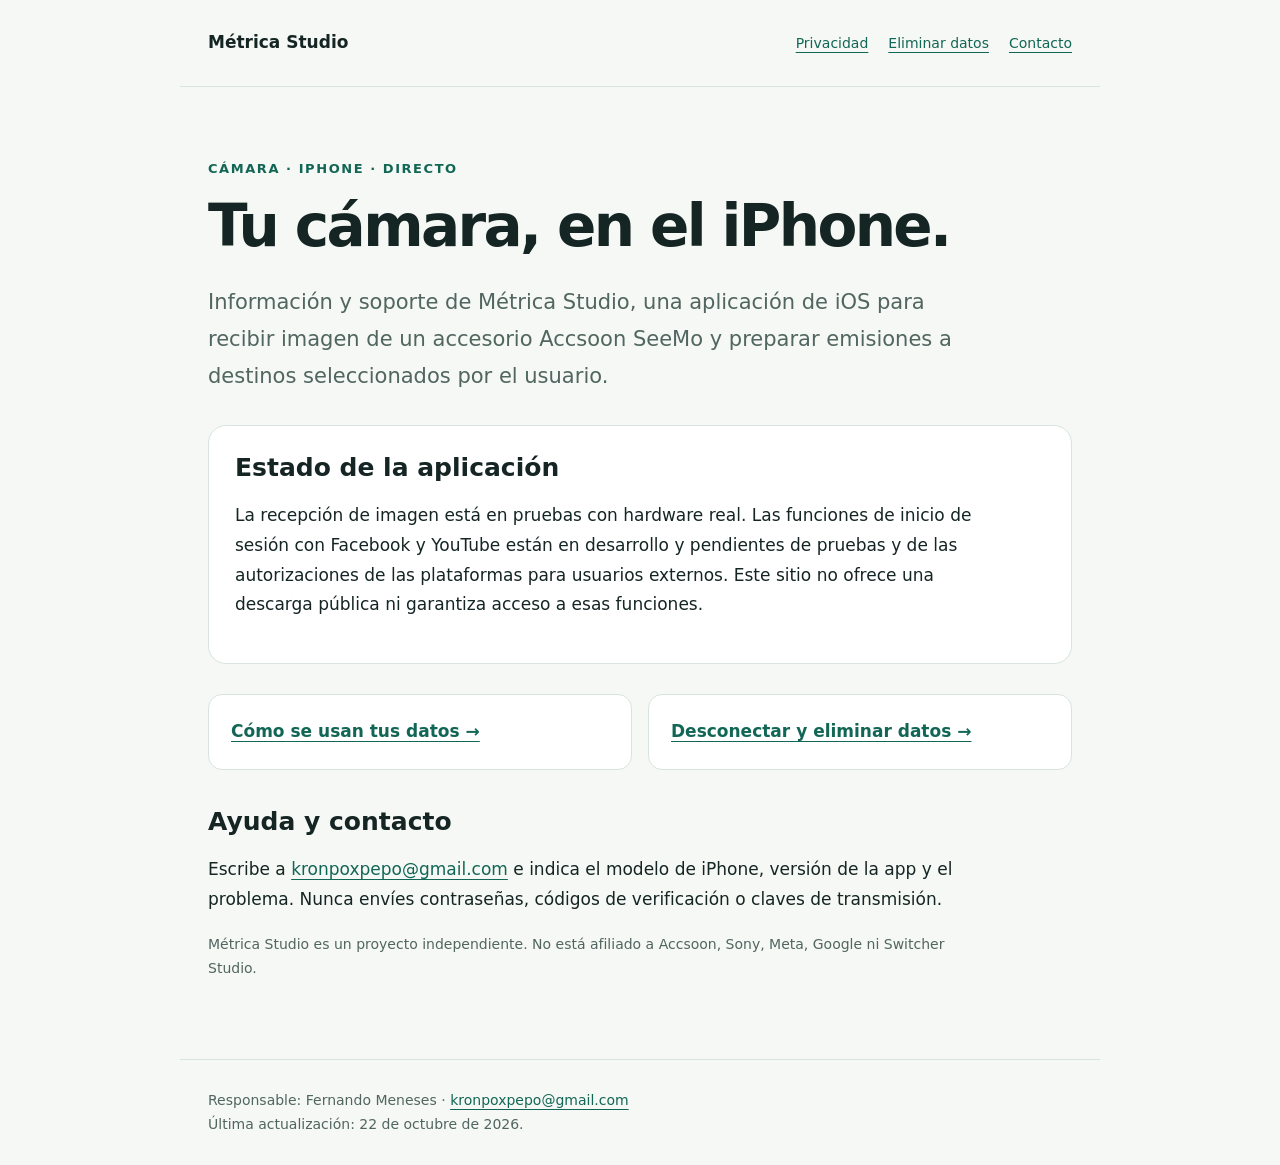
<file: index.html>
<!doctype html><html lang="es"><head><meta charset="utf-8"><meta name="viewport" content="width=device-width,initial-scale=1"><meta name="description" content="Soporte, privacidad y control de datos de Métrica Studio."><title>Soporte · Métrica Studio</title><link rel="stylesheet" href="style.css"></head><body><header><a href="index.html">Métrica Studio</a><nav aria-label="Principal"><a href="privacidad.html">Privacidad</a><a href="eliminar-datos.html">Eliminar datos</a><a href="mailto:kronpoxpepo@gmail.com">Contacto</a></nav></header><main><p class="eyebrow">Cámara · iPhone · Directo</p><h1>Tu cámara, en el iPhone.</h1><p class="lead">Información y soporte de Métrica Studio, una aplicación de iOS para recibir imagen de un accesorio Accsoon SeeMo y preparar emisiones a destinos seleccionados por el usuario.</p><div class="panel"><h2 style="margin-top:0">Estado de la aplicación</h2><p>La recepción de imagen está en pruebas con hardware real. Las funciones de inicio de sesión con Facebook y YouTube están en desarrollo y pendientes de pruebas y de las autorizaciones de las plataformas para usuarios externos. Este sitio no ofrece una descarga pública ni garantiza acceso a esas funciones.</p></div><div class="links"><a href="privacidad.html">Cómo se usan tus datos →</a><a href="eliminar-datos.html">Desconectar y eliminar datos →</a></div><h2>Ayuda y contacto</h2><p>Escribe a <a href="mailto:kronpoxpepo@gmail.com">kronpoxpepo@gmail.com</a> e indica el modelo de iPhone, versión de la app y el problema. Nunca envíes contraseñas, códigos de verificación o claves de transmisión.</p><p class="meta">Métrica Studio es un proyecto independiente. No está afiliado a Accsoon, Sony, Meta, Google ni Switcher Studio.</p></main><footer>Responsable: Fernando Meneses · <a href="mailto:kronpoxpepo@gmail.com">kronpoxpepo@gmail.com</a><br>Última actualización: 22 de octubre de 2026.</footer></body></html>
</file>
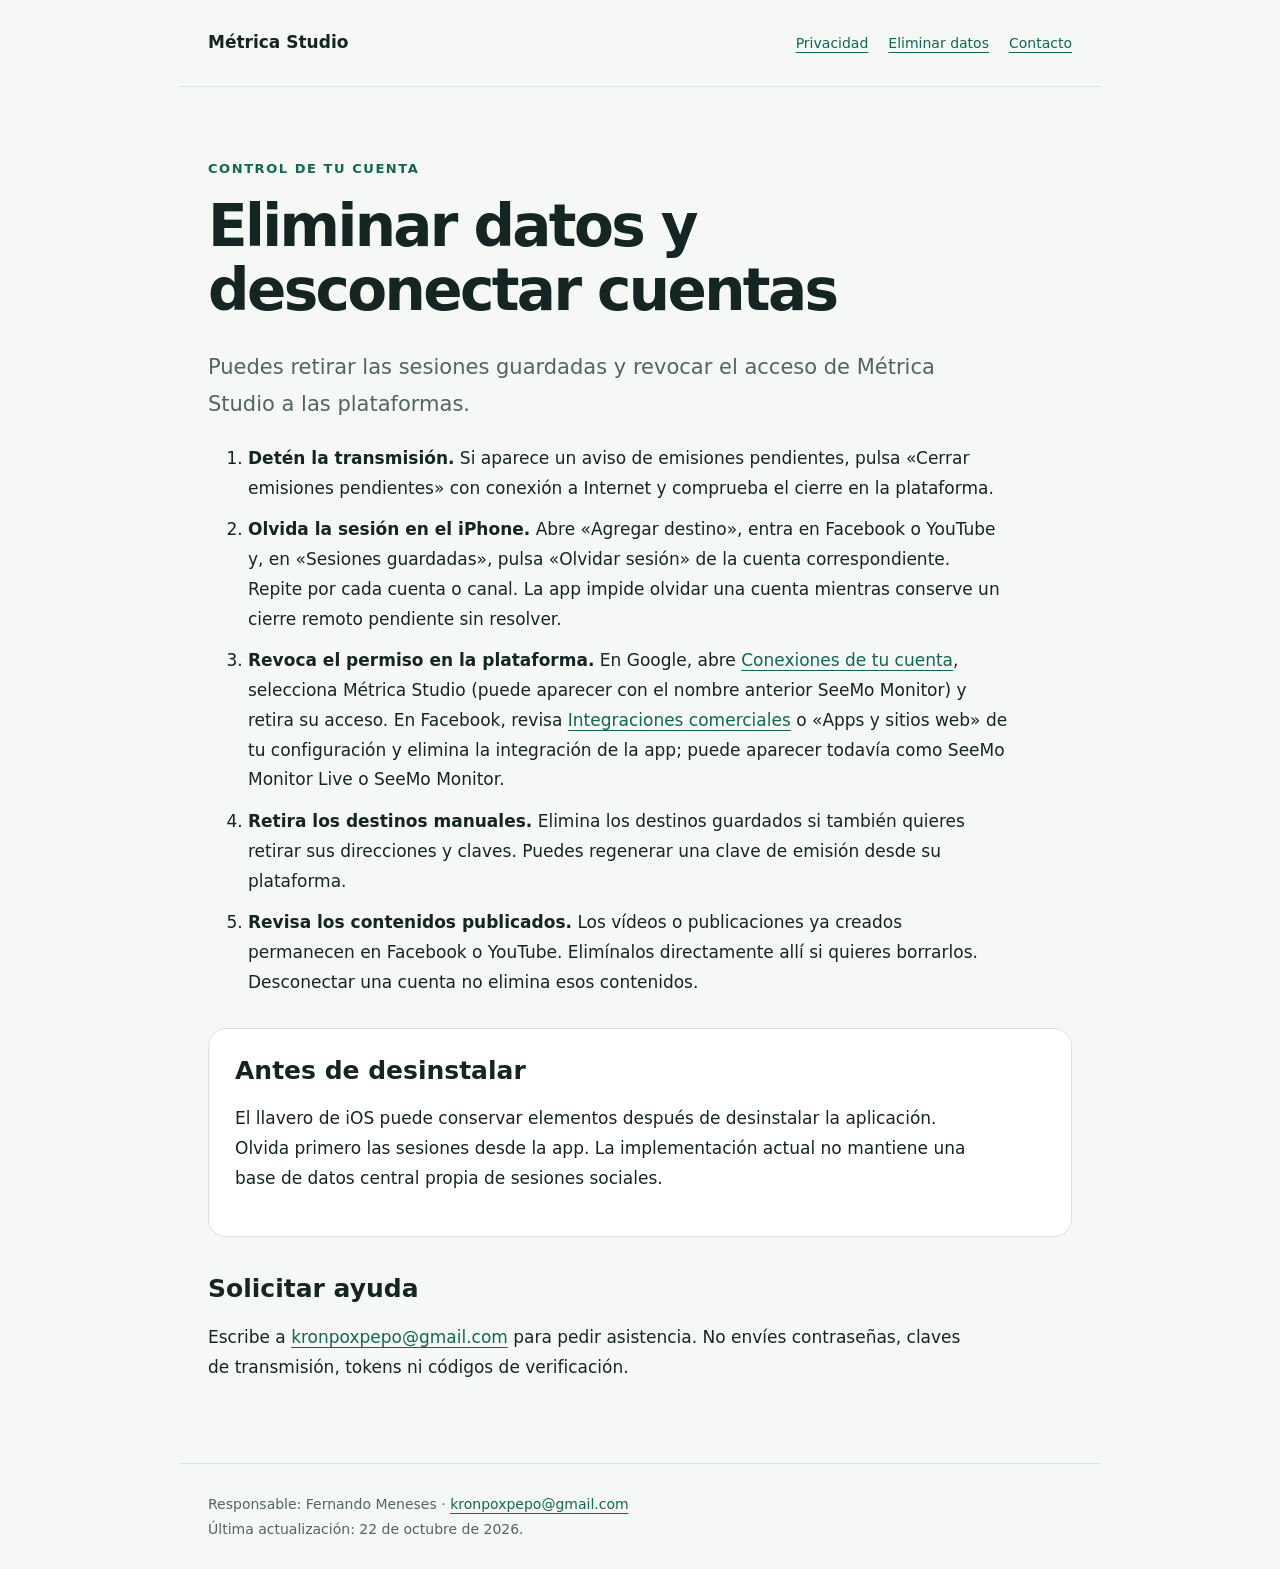
<file: eliminar-datos.html>
<!doctype html><html lang="es"><head><meta charset="utf-8"><meta name="viewport" content="width=device-width,initial-scale=1"><meta name="description" content="Soporte, privacidad y control de datos de Métrica Studio."><title>Eliminar datos · Métrica Studio</title><link rel="stylesheet" href="style.css"></head><body><header><a href="index.html">Métrica Studio</a><nav aria-label="Principal"><a href="privacidad.html">Privacidad</a><a href="eliminar-datos.html">Eliminar datos</a><a href="mailto:kronpoxpepo@gmail.com">Contacto</a></nav></header><main><p class="eyebrow">Control de tu cuenta</p><h1>Eliminar datos y desconectar cuentas</h1><p class="lead">Puedes retirar las sesiones guardadas y revocar el acceso de Métrica Studio a las plataformas.</p><ol><li><strong>Detén la transmisión.</strong> Si aparece un aviso de emisiones pendientes, pulsa «Cerrar emisiones pendientes» con conexión a Internet y comprueba el cierre en la plataforma.</li><li><strong>Olvida la sesión en el iPhone.</strong> Abre «Agregar destino», entra en Facebook o YouTube y, en «Sesiones guardadas», pulsa «Olvidar sesión» de la cuenta correspondiente. Repite por cada cuenta o canal. La app impide olvidar una cuenta mientras conserve un cierre remoto pendiente sin resolver.</li><li><strong>Revoca el permiso en la plataforma.</strong> En Google, abre <a href="https://myaccount.google.com/connections">Conexiones de tu cuenta</a>, selecciona Métrica Studio (puede aparecer con el nombre anterior SeeMo Monitor) y retira su acceso. En Facebook, revisa <a href="https://www.facebook.com/settings?tab=business_tools">Integraciones comerciales</a> o «Apps y sitios web» de tu configuración y elimina la integración de la app; puede aparecer todavía como SeeMo Monitor Live o SeeMo Monitor.</li><li><strong>Retira los destinos manuales.</strong> Elimina los destinos guardados si también quieres retirar sus direcciones y claves. Puedes regenerar una clave de emisión desde su plataforma.</li><li><strong>Revisa los contenidos publicados.</strong> Los vídeos o publicaciones ya creados permanecen en Facebook o YouTube. Elimínalos directamente allí si quieres borrarlos. Desconectar una cuenta no elimina esos contenidos.</li></ol><div class="panel"><h2 style="margin-top:0">Antes de desinstalar</h2><p>El llavero de iOS puede conservar elementos después de desinstalar la aplicación. Olvida primero las sesiones desde la app. La implementación actual no mantiene una base de datos central propia de sesiones sociales.</p></div><h2>Solicitar ayuda</h2><p>Escribe a <a href="mailto:kronpoxpepo@gmail.com">kronpoxpepo@gmail.com</a> para pedir asistencia. No envíes contraseñas, claves de transmisión, tokens ni códigos de verificación.</p></main><footer>Responsable: Fernando Meneses · <a href="mailto:kronpoxpepo@gmail.com">kronpoxpepo@gmail.com</a><br>Última actualización: 22 de octubre de 2026.</footer></body></html>
</file>
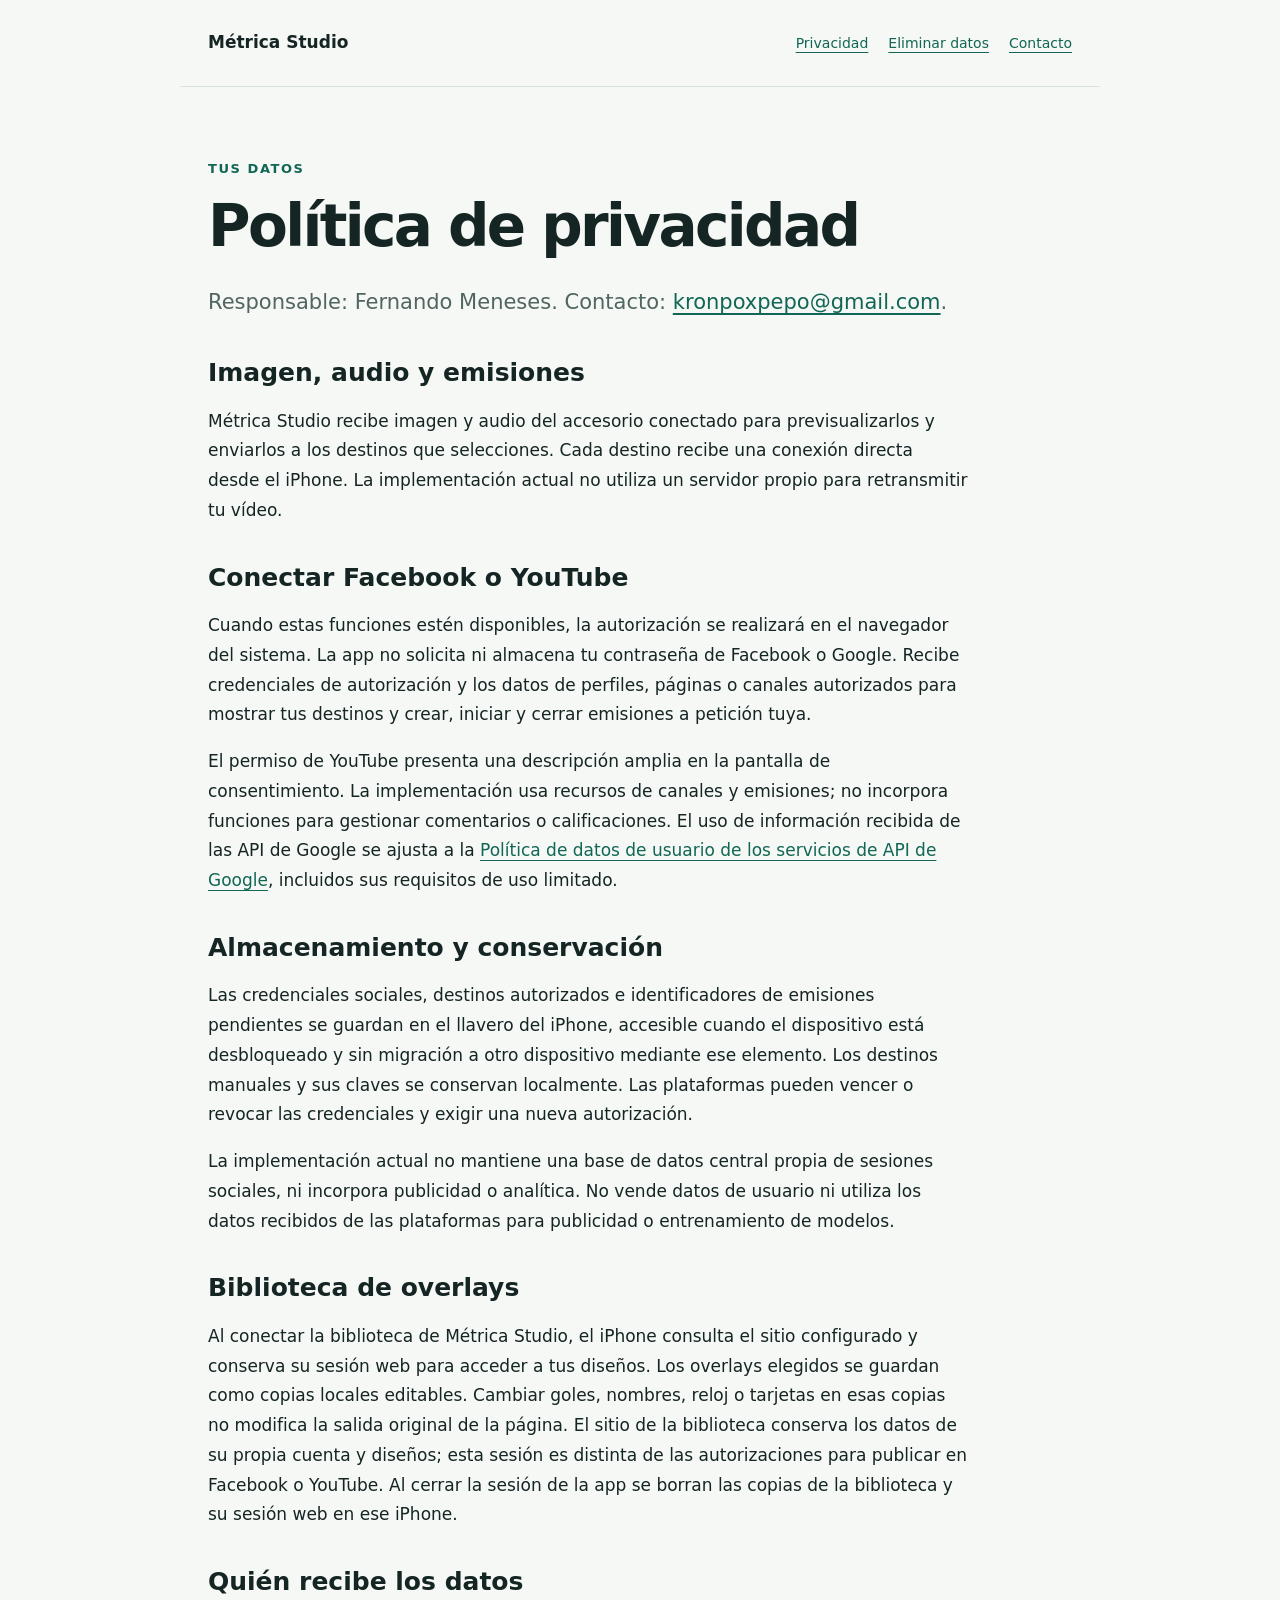
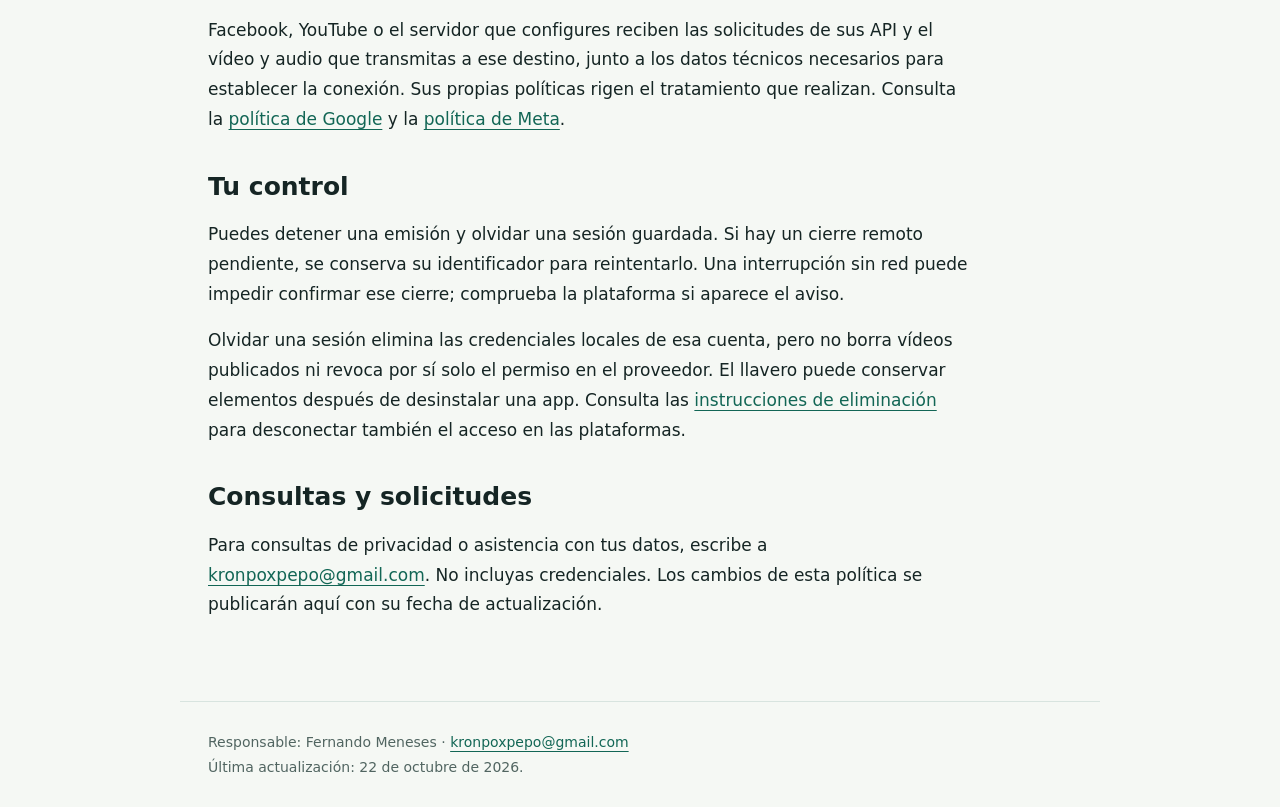
<file: privacidad.html>
<!doctype html><html lang="es"><head><meta charset="utf-8"><meta name="viewport" content="width=device-width,initial-scale=1"><meta name="description" content="Soporte, privacidad y control de datos de Métrica Studio."><title>Política de privacidad · Métrica Studio</title><link rel="stylesheet" href="style.css"></head><body><header><a href="index.html">Métrica Studio</a><nav aria-label="Principal"><a href="privacidad.html">Privacidad</a><a href="eliminar-datos.html">Eliminar datos</a><a href="mailto:kronpoxpepo@gmail.com">Contacto</a></nav></header><main><p class="eyebrow">Tus datos</p><h1>Política de privacidad</h1><p class="lead">Responsable: Fernando Meneses. Contacto: <a href="mailto:kronpoxpepo@gmail.com">kronpoxpepo@gmail.com</a>.</p><h2>Imagen, audio y emisiones</h2><p>Métrica Studio recibe imagen y audio del accesorio conectado para previsualizarlos y enviarlos a los destinos que selecciones. Cada destino recibe una conexión directa desde el iPhone. La implementación actual no utiliza un servidor propio para retransmitir tu vídeo.</p><h2>Conectar Facebook o YouTube</h2><p>Cuando estas funciones estén disponibles, la autorización se realizará en el navegador del sistema. La app no solicita ni almacena tu contraseña de Facebook o Google. Recibe credenciales de autorización y los datos de perfiles, páginas o canales autorizados para mostrar tus destinos y crear, iniciar y cerrar emisiones a petición tuya.</p><p>El permiso de YouTube presenta una descripción amplia en la pantalla de consentimiento. La implementación usa recursos de canales y emisiones; no incorpora funciones para gestionar comentarios o calificaciones. El uso de información recibida de las API de Google se ajusta a la <a href="https://developers.google.com/terms/api-services-user-data-policy">Política de datos de usuario de los servicios de API de Google</a>, incluidos sus requisitos de uso limitado.</p><h2>Almacenamiento y conservación</h2><p>Las credenciales sociales, destinos autorizados e identificadores de emisiones pendientes se guardan en el llavero del iPhone, accesible cuando el dispositivo está desbloqueado y sin migración a otro dispositivo mediante ese elemento. Los destinos manuales y sus claves se conservan localmente. Las plataformas pueden vencer o revocar las credenciales y exigir una nueva autorización.</p><p>La implementación actual no mantiene una base de datos central propia de sesiones sociales, ni incorpora publicidad o analítica. No vende datos de usuario ni utiliza los datos recibidos de las plataformas para publicidad o entrenamiento de modelos.</p><h2>Biblioteca de overlays</h2><p>Al conectar la biblioteca de Métrica Studio, el iPhone consulta el sitio configurado y conserva su sesión web para acceder a tus diseños. Los overlays elegidos se guardan como copias locales editables. Cambiar goles, nombres, reloj o tarjetas en esas copias no modifica la salida original de la página. El sitio de la biblioteca conserva los datos de su propia cuenta y diseños; esta sesión es distinta de las autorizaciones para publicar en Facebook o YouTube. Al cerrar la sesión de la app se borran las copias de la biblioteca y su sesión web en ese iPhone.</p><h2>Quién recibe los datos</h2><p>Facebook, YouTube o el servidor que configures reciben las solicitudes de sus API y el vídeo y audio que transmitas a ese destino, junto a los datos técnicos necesarios para establecer la conexión. Sus propias políticas rigen el tratamiento que realizan. Consulta la <a href="https://policies.google.com/privacy">política de Google</a> y la <a href="https://www.facebook.com/privacy/policy/">política de Meta</a>.</p><h2>Tu control</h2><p>Puedes detener una emisión y olvidar una sesión guardada. Si hay un cierre remoto pendiente, se conserva su identificador para reintentarlo. Una interrupción sin red puede impedir confirmar ese cierre; comprueba la plataforma si aparece el aviso.</p><p>Olvidar una sesión elimina las credenciales locales de esa cuenta, pero no borra vídeos publicados ni revoca por sí solo el permiso en el proveedor. El llavero puede conservar elementos después de desinstalar una app. Consulta las <a href="eliminar-datos.html">instrucciones de eliminación</a> para desconectar también el acceso en las plataformas.</p><h2>Consultas y solicitudes</h2><p>Para consultas de privacidad o asistencia con tus datos, escribe a <a href="mailto:kronpoxpepo@gmail.com">kronpoxpepo@gmail.com</a>. No incluyas credenciales. Los cambios de esta política se publicarán aquí con su fecha de actualización.</p></main><footer>Responsable: Fernando Meneses · <a href="mailto:kronpoxpepo@gmail.com">kronpoxpepo@gmail.com</a><br>Última actualización: 22 de octubre de 2026.</footer></body></html>
</file>
<file: style.css>
:root{color-scheme:light;--ink:#152524;--muted:#516561;--line:#d8e4df;--green:#126655}*{box-sizing:border-box}body{margin:0;background:#f5f8f4;color:var(--ink);font:17px/1.75 system-ui,sans-serif}a{color:var(--green);text-underline-offset:4px}header,main,footer{max-width:920px;margin:auto;padding:28px}header{display:flex;align-items:center;justify-content:space-between;gap:24px;border-bottom:1px solid var(--line)}header>a{font-weight:750;text-decoration:none;color:var(--ink)}nav{display:flex;gap:20px;flex-wrap:wrap;font-size:14px}main{min-height:65vh;padding-top:58px;padding-bottom:64px}h1{font-size:clamp(34px,6vw,58px);line-height:1.12;letter-spacing:-.045em;margin:12px 0 26px}h2{font-size:25px;line-height:1.3;margin:36px 0 14px}p,li{max-width:760px}li+li{margin-top:12px}.eyebrow{font-size:13px;letter-spacing:.12em;text-transform:uppercase;color:var(--green);font-weight:700}.lead{font-size:21px;color:var(--muted)}.panel{background:white;border:1px solid var(--line);border-radius:18px;padding:26px;margin:30px 0}.links{display:grid;grid-template-columns:repeat(auto-fit,minmax(220px,1fr));gap:16px}.links a{display:block;background:white;border:1px solid var(--line);padding:22px;border-radius:14px;font-weight:650}.meta,footer{font-size:14px;color:var(--muted)}footer{border-top:1px solid var(--line)}:focus-visible{outline:3px solid #137a63;outline-offset:5px}@media(max-width:600px){header{align-items:flex-start;flex-direction:column}header,main,footer{padding-left:22px;padding-right:22px}}
</file>
